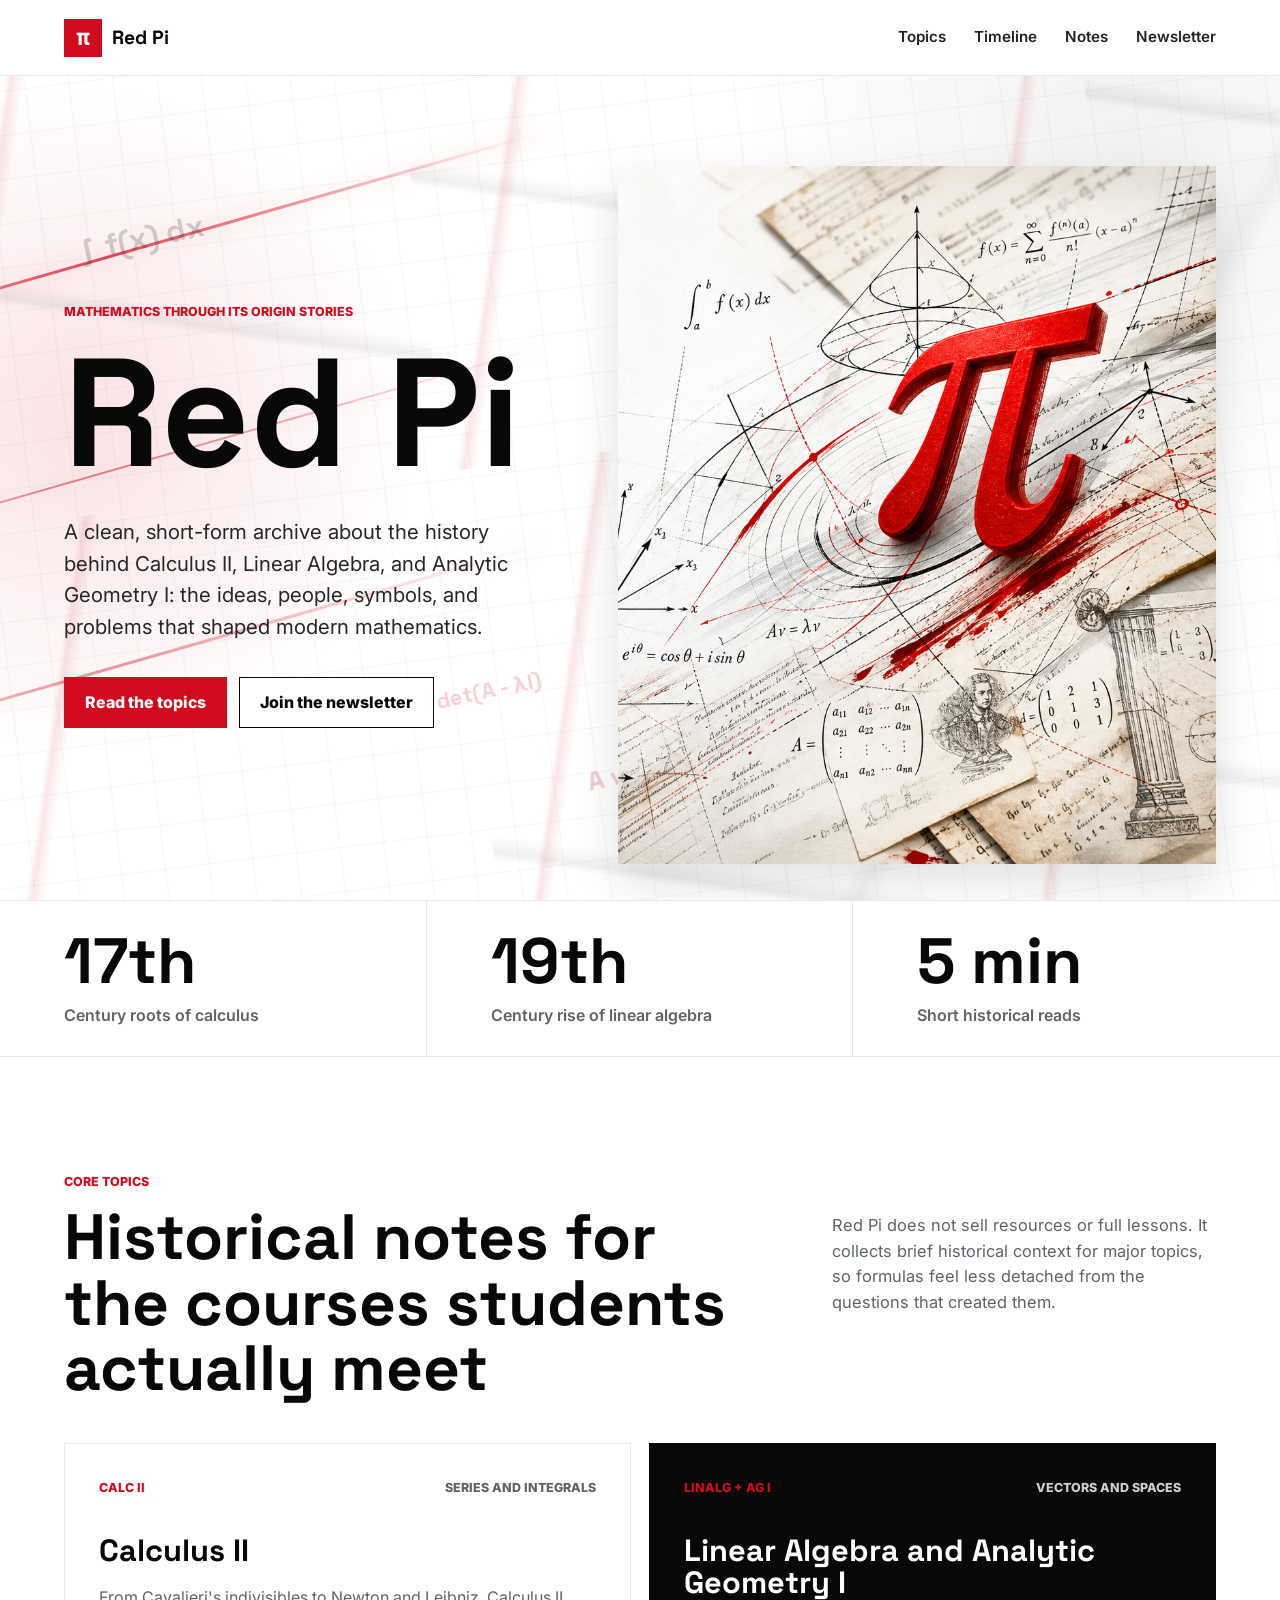
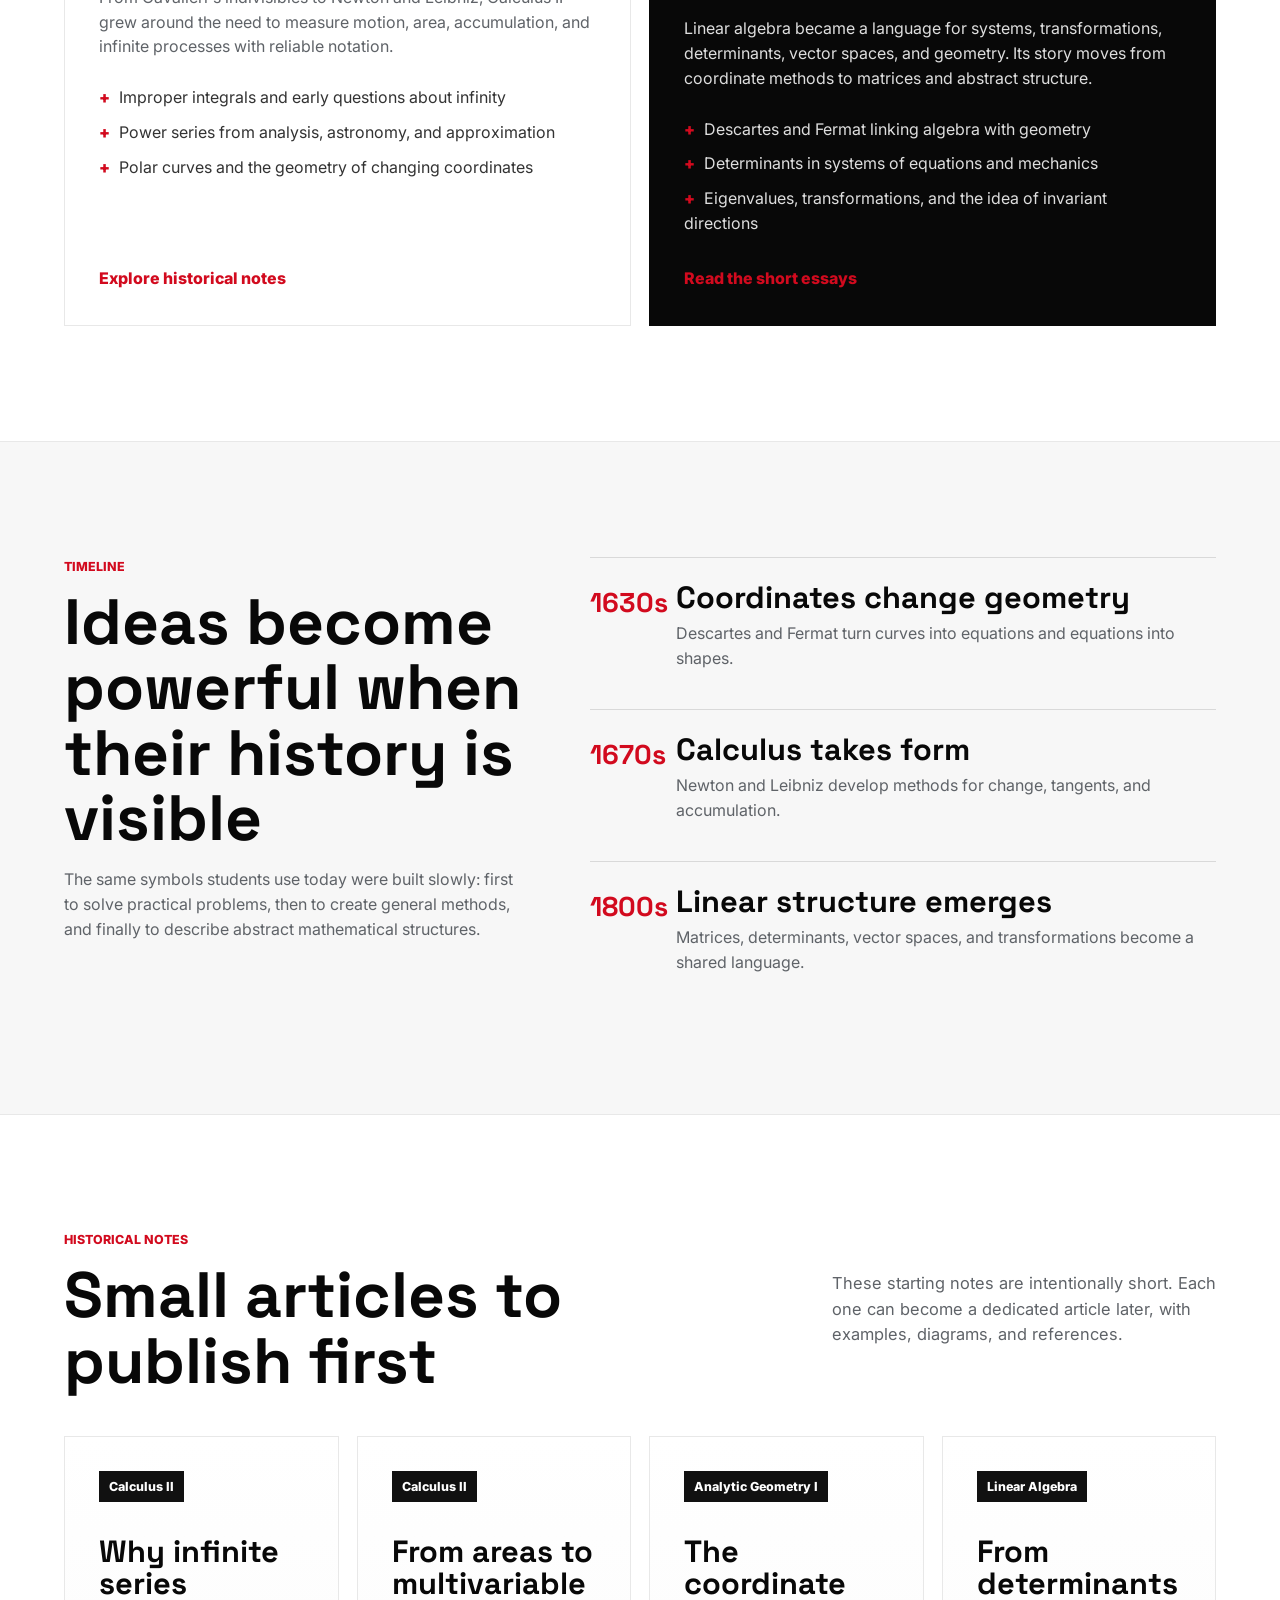
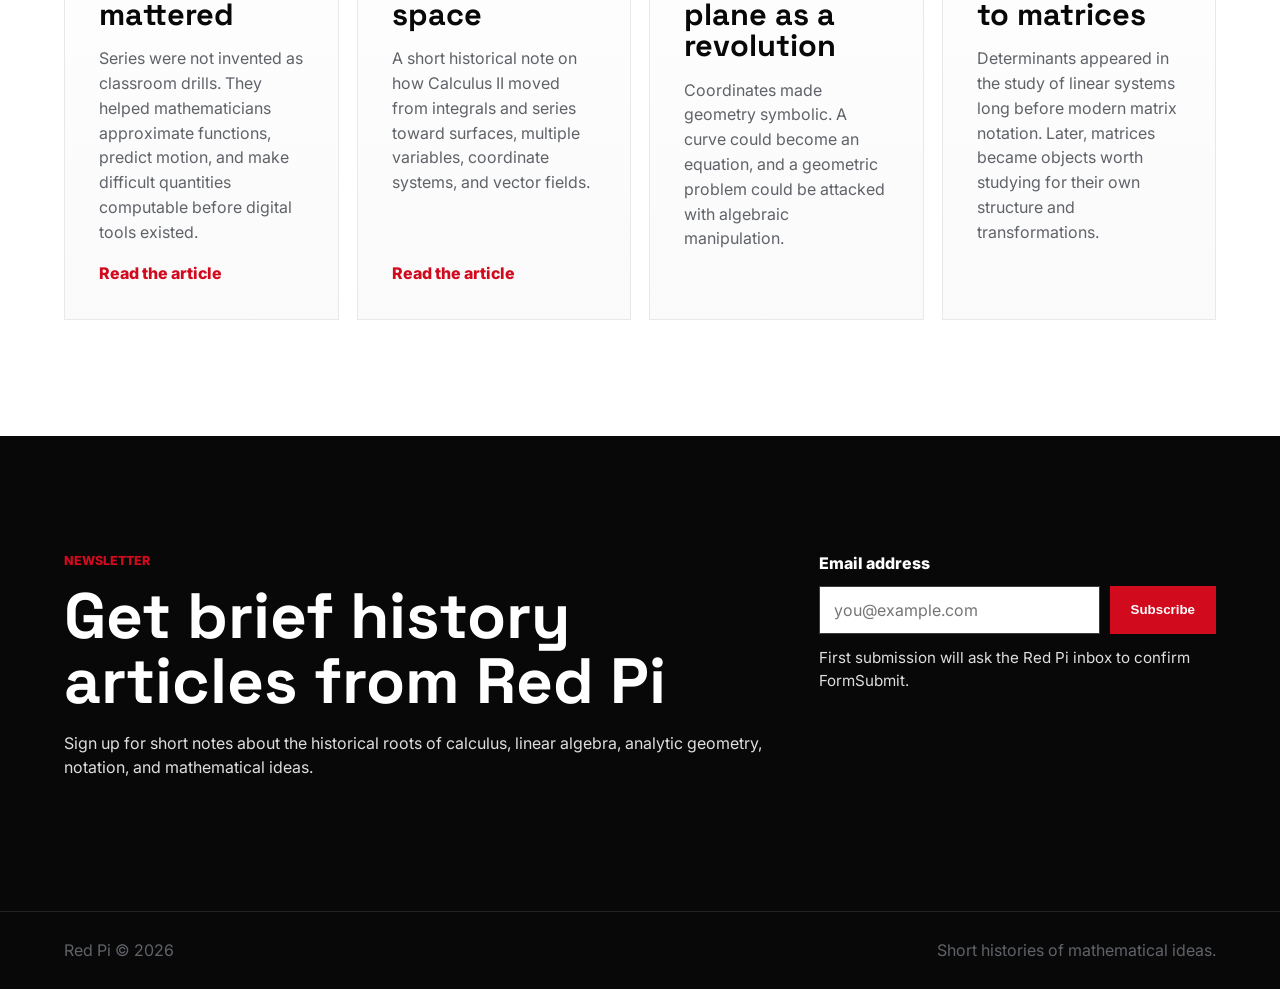
<file: index.html>
<!doctype html>
<html lang="en">
  <head>
    <meta charset="UTF-8" />
    <meta name="viewport" content="width=device-width, initial-scale=1.0" />
    <meta
      name="description"
      content="Red Pi: short historical notes on Calculus II, Linear Algebra, and Analytic Geometry I."
    />
    <title>Red Pi | A Short History of Calculus and Linear Algebra</title>
    <link
      rel="icon"
      href="data:image/svg+xml,%3Csvg xmlns='http://www.w3.org/2000/svg' viewBox='0 0 64 64'%3E%3Crect width='64' height='64' fill='%23d20a1e'/%3E%3Ctext x='32' y='43' text-anchor='middle' font-family='Arial,sans-serif' font-size='38' font-weight='700' fill='white'%3Eπ%3C/text%3E%3C/svg%3E"
    />
    <link rel="preconnect" href="https://fonts.googleapis.com" />
    <link rel="preconnect" href="https://fonts.gstatic.com" crossorigin />
    <link
      href="https://fonts.googleapis.com/css2?family=Inter:wght@400;500;600;700;800&family=Space+Grotesk:wght@600;700&display=swap"
      rel="stylesheet"
    />
    <link rel="stylesheet" href="styles.css" />
  </head>
  <body>
    <header class="site-header">
      <a class="brand" href="#top" aria-label="Red Pi home">
        <span class="brand-mark">π</span>
        <span>Red Pi</span>
      </a>
      <nav class="nav" aria-label="Main navigation">
        <a href="#topics">Topics</a>
        <a href="#timeline">Timeline</a>
        <a href="#notes">Notes</a>
        <a href="#newsletter">Newsletter</a>
      </nav>
    </header>

    <main id="top">
      <section class="hero">
        <div class="math-field" aria-hidden="true">
          <span class="motion-line line-a"></span>
          <span class="motion-line line-b"></span>
          <span class="motion-line line-c"></span>
          <span class="math-symbol symbol-a">∫ f(x) dx</span>
          <span class="math-symbol symbol-b">A v = λ v</span>
          <span class="math-symbol symbol-c">Σ aₙxⁿ</span>
          <span class="math-symbol symbol-d">det(A - λI)</span>
          <span class="math-symbol symbol-e">r = 1 + cos θ</span>
        </div>
        <div class="hero-copy">
          <p class="eyebrow">Mathematics through its origin stories</p>
          <h1>Red Pi</h1>
          <p class="hero-text">
            A clean, short-form archive about the history behind Calculus II,
            Linear Algebra, and Analytic Geometry I: the ideas, people, symbols,
            and problems that shaped modern mathematics.
          </p>
          <div class="hero-actions" aria-label="Primary actions">
            <a class="button primary" href="#topics">Read the topics</a>
            <a class="button secondary" href="#newsletter">Join the newsletter</a>
          </div>
        </div>
        <div class="hero-visual" aria-label="Red Pi mathematical illustration">
          <img
            src="assets/red-pi-hero-dynamic.png"
            alt="A dynamic red pi symbol surrounded by historical mathematical notes, curves, and vectors"
          />
        </div>
      </section>

      <section class="stats" aria-label="Editorial focus">
        <div>
          <strong>17th</strong>
          <span>Century roots of calculus</span>
        </div>
        <div>
          <strong>19th</strong>
          <span>Century rise of linear algebra</span>
        </div>
        <div>
          <strong>5 min</strong>
          <span>Short historical reads</span>
        </div>
      </section>

      <section id="topics" class="section">
        <div class="section-heading">
          <p class="eyebrow">Core topics</p>
          <h2>Historical notes for the courses students actually meet</h2>
          <p>
            Red Pi does not sell resources or full lessons. It collects brief
            historical context for major topics, so formulas feel less detached
            from the questions that created them.
          </p>
        </div>

        <div class="course-grid">
          <article class="course-card">
            <div class="course-topline">
              <span class="course-code">CALC II</span>
              <span class="level">Series and integrals</span>
            </div>
            <h3>Calculus II</h3>
            <p>
              From Cavalieri's indivisibles to Newton and Leibniz, Calculus II
              grew around the need to measure motion, area, accumulation, and
              infinite processes with reliable notation.
            </p>
            <ul>
              <li>Improper integrals and early questions about infinity</li>
              <li>Power series from analysis, astronomy, and approximation</li>
              <li>Polar curves and the geometry of changing coordinates</li>
            </ul>
            <a href="#notes" class="text-link">Explore historical notes</a>
          </article>

          <article class="course-card featured">
            <div class="course-topline">
              <span class="course-code">LINALG + AG I</span>
              <span class="level">Vectors and spaces</span>
            </div>
            <h3>Linear Algebra and Analytic Geometry I</h3>
            <p>
              Linear algebra became a language for systems, transformations,
              determinants, vector spaces, and geometry. Its story moves from
              coordinate methods to matrices and abstract structure.
            </p>
            <ul>
              <li>Descartes and Fermat linking algebra with geometry</li>
              <li>Determinants in systems of equations and mechanics</li>
              <li>Eigenvalues, transformations, and the idea of invariant directions</li>
            </ul>
            <a href="#notes" class="text-link">Read the short essays</a>
          </article>
        </div>
      </section>

      <section id="timeline" class="method">
        <div class="method-copy">
          <p class="eyebrow">Timeline</p>
          <h2>Ideas become powerful when their history is visible</h2>
          <p>
            The same symbols students use today were built slowly: first to
            solve practical problems, then to create general methods, and
            finally to describe abstract mathematical structures.
          </p>
        </div>
        <div class="method-steps">
          <div>
            <span>1630s</span>
            <h3>Coordinates change geometry</h3>
            <p>Descartes and Fermat turn curves into equations and equations into shapes.</p>
          </div>
          <div>
            <span>1670s</span>
            <h3>Calculus takes form</h3>
            <p>Newton and Leibniz develop methods for change, tangents, and accumulation.</p>
          </div>
          <div>
            <span>1800s</span>
            <h3>Linear structure emerges</h3>
            <p>Matrices, determinants, vector spaces, and transformations become a shared language.</p>
          </div>
        </div>
      </section>

      <section id="notes" class="section resources-section">
        <div class="section-heading">
          <p class="eyebrow">Historical notes</p>
          <h2>Small articles to publish first</h2>
          <p>
            These starting notes are intentionally short. Each one can become a
            dedicated article later, with examples, diagrams, and references.
          </p>
        </div>
        <div class="resource-list">
          <article>
            <span>Calculus II</span>
            <h3>Why infinite series mattered</h3>
            <p>
              Series were not invented as classroom drills. They helped
              mathematicians approximate functions, predict motion, and make
              difficult quantities computable before digital tools existed.
            </p>
            <a href="calculus-2-history.html" class="text-link">Read the article</a>
          </article>
          <article>
            <span>Calculus II</span>
            <h3>From areas to multivariable space</h3>
            <p>
              A short historical note on how Calculus II moved from integrals
              and series toward surfaces, multiple variables, coordinate
              systems, and vector fields.
            </p>
            <a href="analisi-2-storia.html" class="text-link">Read the article</a>
          </article>
          <article>
            <span>Analytic Geometry I</span>
            <h3>The coordinate plane as a revolution</h3>
            <p>
              Coordinates made geometry symbolic. A curve could become an
              equation, and a geometric problem could be attacked with algebraic
              manipulation.
            </p>
          </article>
          <article>
            <span>Linear Algebra</span>
            <h3>From determinants to matrices</h3>
            <p>
              Determinants appeared in the study of linear systems long before
              modern matrix notation. Later, matrices became objects worth
              studying for their own structure and transformations.
            </p>
          </article>
        </div>
      </section>

      <section id="newsletter" class="contact newsletter">
        <div>
          <p class="eyebrow">Newsletter</p>
          <h2>Get brief history articles from Red Pi</h2>
          <p>
            Sign up for short notes about the historical roots of calculus,
            linear algebra, analytic geometry, notation, and mathematical ideas.
          </p>
        </div>
        <form
          class="newsletter-form"
          action="https://formsubmit.co/redpinewsletter@gmail.com"
          method="POST"
          aria-label="Newsletter signup"
        >
          <input type="hidden" name="_subject" value="New Red Pi newsletter signup" />
          <input type="hidden" name="_template" value="table" />
          <label for="email">Email address</label>
          <div class="newsletter-row">
            <input id="email" name="email" type="email" placeholder="you@example.com" required />
            <button class="button primary" type="submit">Subscribe</button>
          </div>
          <p class="form-message" role="status" aria-live="polite">
            First submission will ask the Red Pi inbox to confirm FormSubmit.
          </p>
        </form>
      </section>
    </main>

    <footer class="footer">
      <p>Red Pi © 2026</p>
      <p>Short histories of mathematical ideas.</p>
    </footer>

    <script src="script.js"></script>
  </body>
</html>
</file>
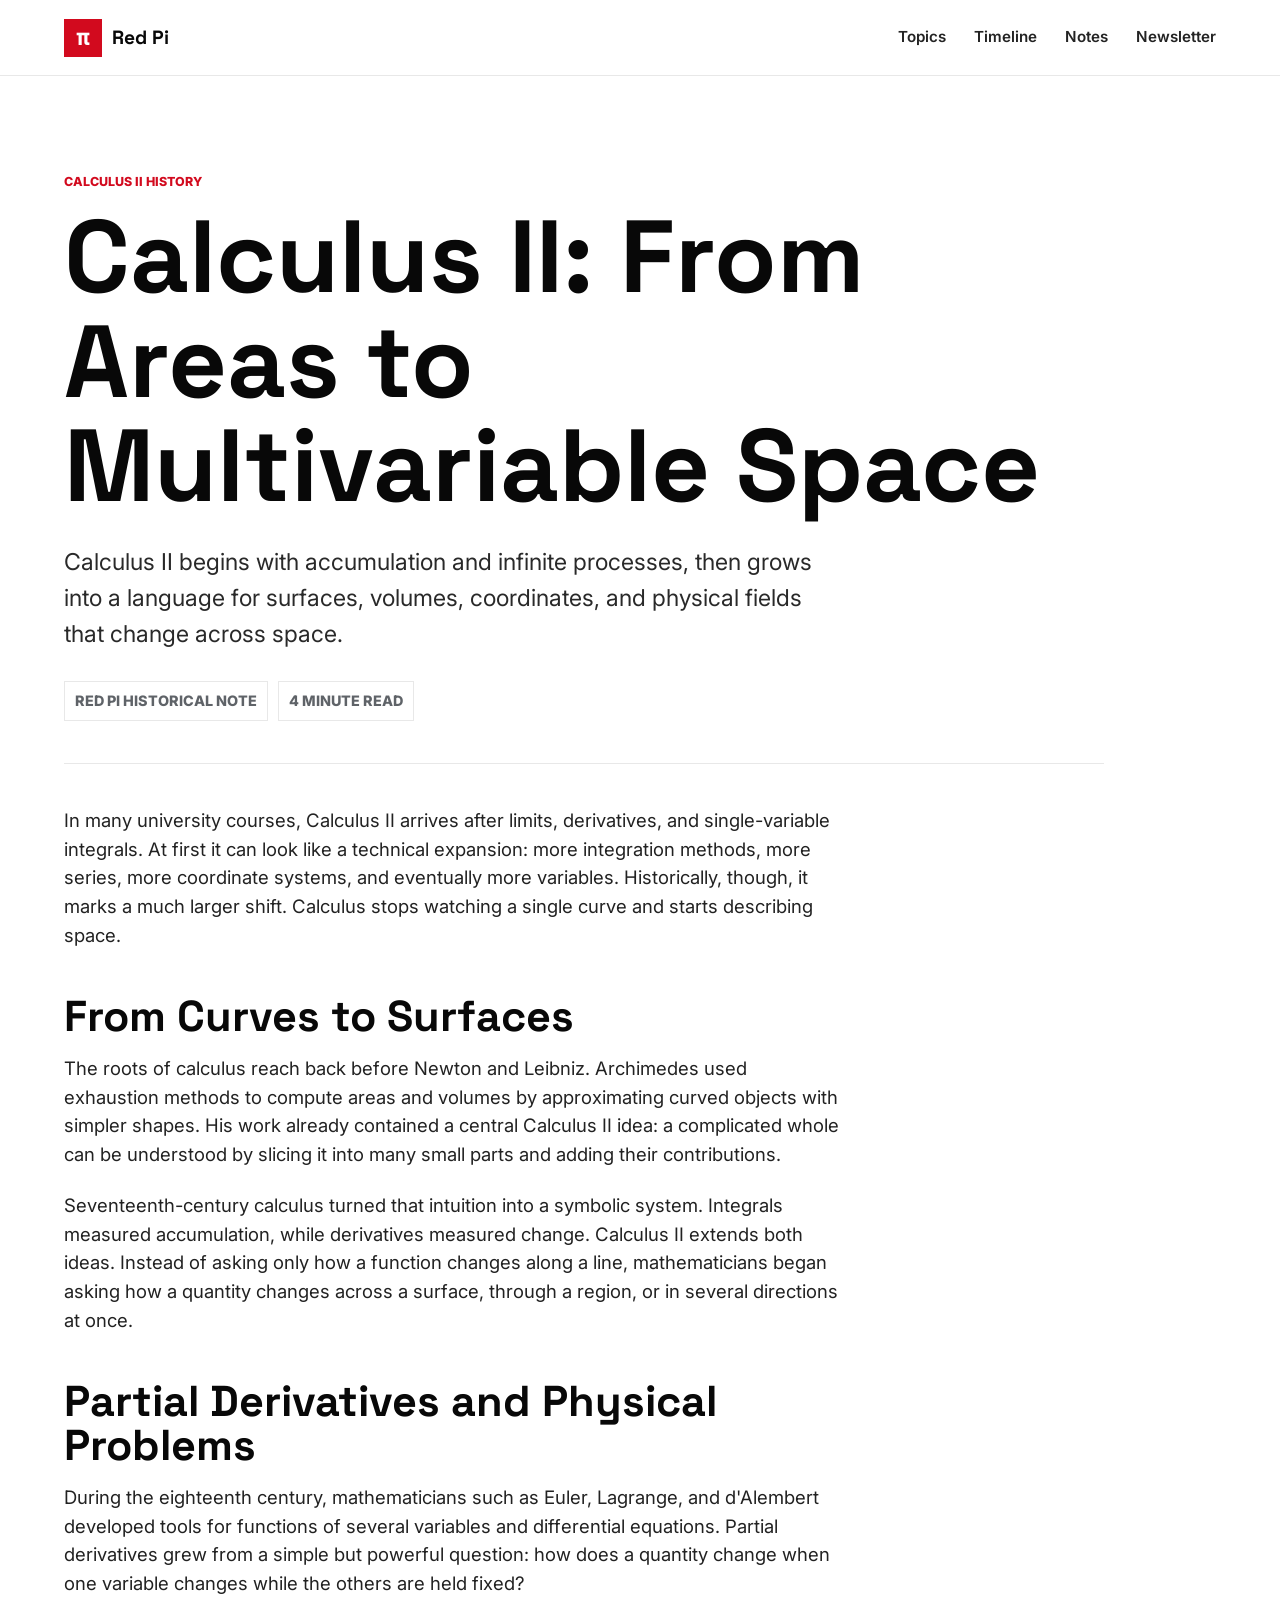
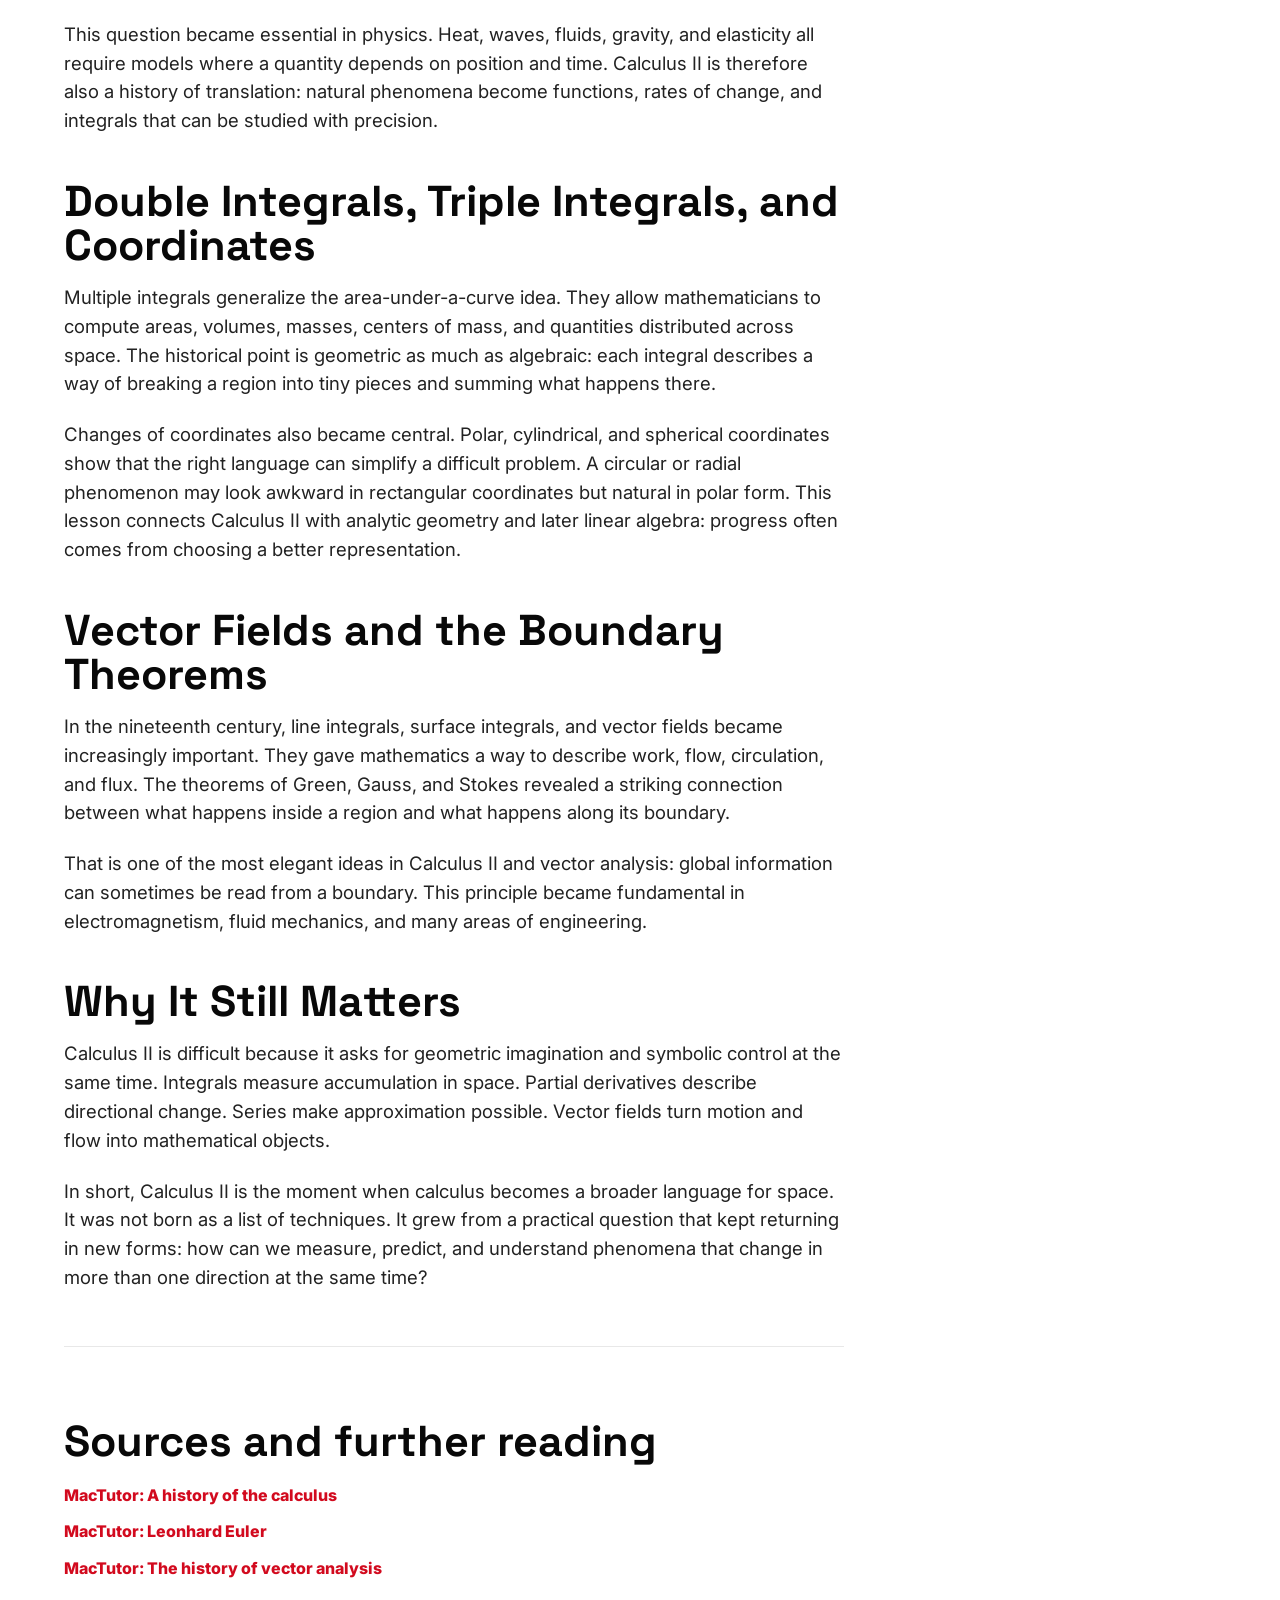
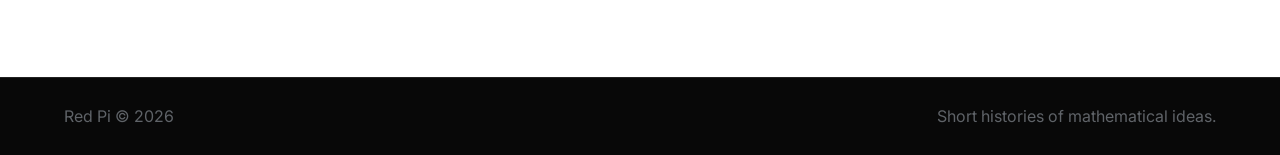
<file: analisi-2-storia.html>
<!doctype html>
<html lang="en">
  <head>
    <meta charset="UTF-8" />
    <meta name="viewport" content="width=device-width, initial-scale=1.0" />
    <meta
      name="description"
      content="A short detailed article on the history of Calculus II: integrals, series, multivariable functions, surfaces, and vector fields."
    />
    <title>Calculus II: From Areas to Multivariable Space | Red Pi</title>
    <link
      rel="icon"
      href="data:image/svg+xml,%3Csvg xmlns='http://www.w3.org/2000/svg' viewBox='0 0 64 64'%3E%3Crect width='64' height='64' fill='%23d20a1e'/%3E%3Ctext x='32' y='43' text-anchor='middle' font-family='Arial,sans-serif' font-size='38' font-weight='700' fill='white'%3Eπ%3C/text%3E%3C/svg%3E"
    />
    <link rel="preconnect" href="https://fonts.googleapis.com" />
    <link rel="preconnect" href="https://fonts.gstatic.com" crossorigin />
    <link
      href="https://fonts.googleapis.com/css2?family=Inter:wght@400;500;600;700;800&family=Space+Grotesk:wght@600;700&display=swap"
      rel="stylesheet"
    />
    <link rel="stylesheet" href="styles.css" />
  </head>
  <body>
    <header class="site-header">
      <a class="brand" href="index.html" aria-label="Red Pi home">
        <span class="brand-mark">π</span>
        <span>Red Pi</span>
      </a>
      <nav class="nav" aria-label="Article navigation">
        <a href="index.html#topics">Topics</a>
        <a href="index.html#timeline">Timeline</a>
        <a href="index.html#notes">Notes</a>
        <a href="index.html#newsletter">Newsletter</a>
      </nav>
    </header>

    <main>
      <article class="article-shell">
        <header class="article-hero">
          <p class="eyebrow">Calculus II history</p>
          <h1>Calculus II: From Areas to Multivariable Space</h1>
          <p class="article-deck">
            Calculus II begins with accumulation and infinite processes, then
            grows into a language for surfaces, volumes, coordinates, and
            physical fields that change across space.
          </p>
          <div class="article-meta">
            <span>Red Pi historical note</span>
            <span>4 minute read</span>
          </div>
        </header>

        <div class="article-body">
          <p>
            In many university courses, Calculus II arrives after limits,
            derivatives, and single-variable integrals. At first it can look
            like a technical expansion: more integration methods, more series,
            more coordinate systems, and eventually more variables. Historically,
            though, it marks a much larger shift. Calculus stops watching a
            single curve and starts describing space.
          </p>

          <h2>From Curves to Surfaces</h2>
          <p>
            The roots of calculus reach back before Newton and Leibniz.
            Archimedes used exhaustion methods to compute areas and volumes by
            approximating curved objects with simpler shapes. His work already
            contained a central Calculus II idea: a complicated whole can be
            understood by slicing it into many small parts and adding their
            contributions.
          </p>

          <p>
            Seventeenth-century calculus turned that intuition into a symbolic
            system. Integrals measured accumulation, while derivatives measured
            change. Calculus II extends both ideas. Instead of asking only how a
            function changes along a line, mathematicians began asking how a
            quantity changes across a surface, through a region, or in several
            directions at once.
          </p>

          <h2>Partial Derivatives and Physical Problems</h2>
          <p>
            During the eighteenth century, mathematicians such as Euler,
            Lagrange, and d'Alembert developed tools for functions of several
            variables and differential equations. Partial derivatives grew from
            a simple but powerful question: how does a quantity change when one
            variable changes while the others are held fixed?
          </p>

          <p>
            This question became essential in physics. Heat, waves, fluids,
            gravity, and elasticity all require models where a quantity depends
            on position and time. Calculus II is therefore also a history of
            translation: natural phenomena become functions, rates of change,
            and integrals that can be studied with precision.
          </p>

          <h2>Double Integrals, Triple Integrals, and Coordinates</h2>
          <p>
            Multiple integrals generalize the area-under-a-curve idea. They
            allow mathematicians to compute areas, volumes, masses, centers of
            mass, and quantities distributed across space. The historical point
            is geometric as much as algebraic: each integral describes a way of
            breaking a region into tiny pieces and summing what happens there.
          </p>

          <p>
            Changes of coordinates also became central. Polar, cylindrical, and
            spherical coordinates show that the right language can simplify a
            difficult problem. A circular or radial phenomenon may look awkward
            in rectangular coordinates but natural in polar form. This lesson
            connects Calculus II with analytic geometry and later linear
            algebra: progress often comes from choosing a better representation.
          </p>

          <h2>Vector Fields and the Boundary Theorems</h2>
          <p>
            In the nineteenth century, line integrals, surface integrals, and
            vector fields became increasingly important. They gave mathematics a
            way to describe work, flow, circulation, and flux. The theorems of
            Green, Gauss, and Stokes revealed a striking connection between
            what happens inside a region and what happens along its boundary.
          </p>

          <p>
            That is one of the most elegant ideas in Calculus II and vector
            analysis: global information can sometimes be read from a boundary.
            This principle became fundamental in electromagnetism, fluid
            mechanics, and many areas of engineering.
          </p>

          <h2>Why It Still Matters</h2>
          <p>
            Calculus II is difficult because it asks for geometric imagination
            and symbolic control at the same time. Integrals measure
            accumulation in space. Partial derivatives describe directional
            change. Series make approximation possible. Vector fields turn
            motion and flow into mathematical objects.
          </p>

          <p>
            In short, Calculus II is the moment when calculus becomes a broader
            language for space. It was not born as a list of techniques. It grew
            from a practical question that kept returning in new forms: how can
            we measure, predict, and understand phenomena that change in more
            than one direction at the same time?
          </p>

          <section class="article-sources" aria-label="Sources and further reading">
            <h2>Sources and further reading</h2>
            <ul>
              <li>
                <a href="https://mathshistory.st-andrews.ac.uk/HistTopics/The_rise_of_calculus/">
                  MacTutor: A history of the calculus
                </a>
              </li>
              <li>
                <a href="https://mathshistory.st-andrews.ac.uk/Biographies/Euler/">
                  MacTutor: Leonhard Euler
                </a>
              </li>
              <li>
                <a href="https://mathshistory.st-andrews.ac.uk/HistTopics/Vector_analysis/">
                  MacTutor: The history of vector analysis
                </a>
              </li>
            </ul>
          </section>
        </div>
      </article>
    </main>

    <footer class="footer">
      <p>Red Pi © 2026</p>
      <p>Short histories of mathematical ideas.</p>
    </footer>

    <script src="script.js"></script>
  </body>
</html>
</file>
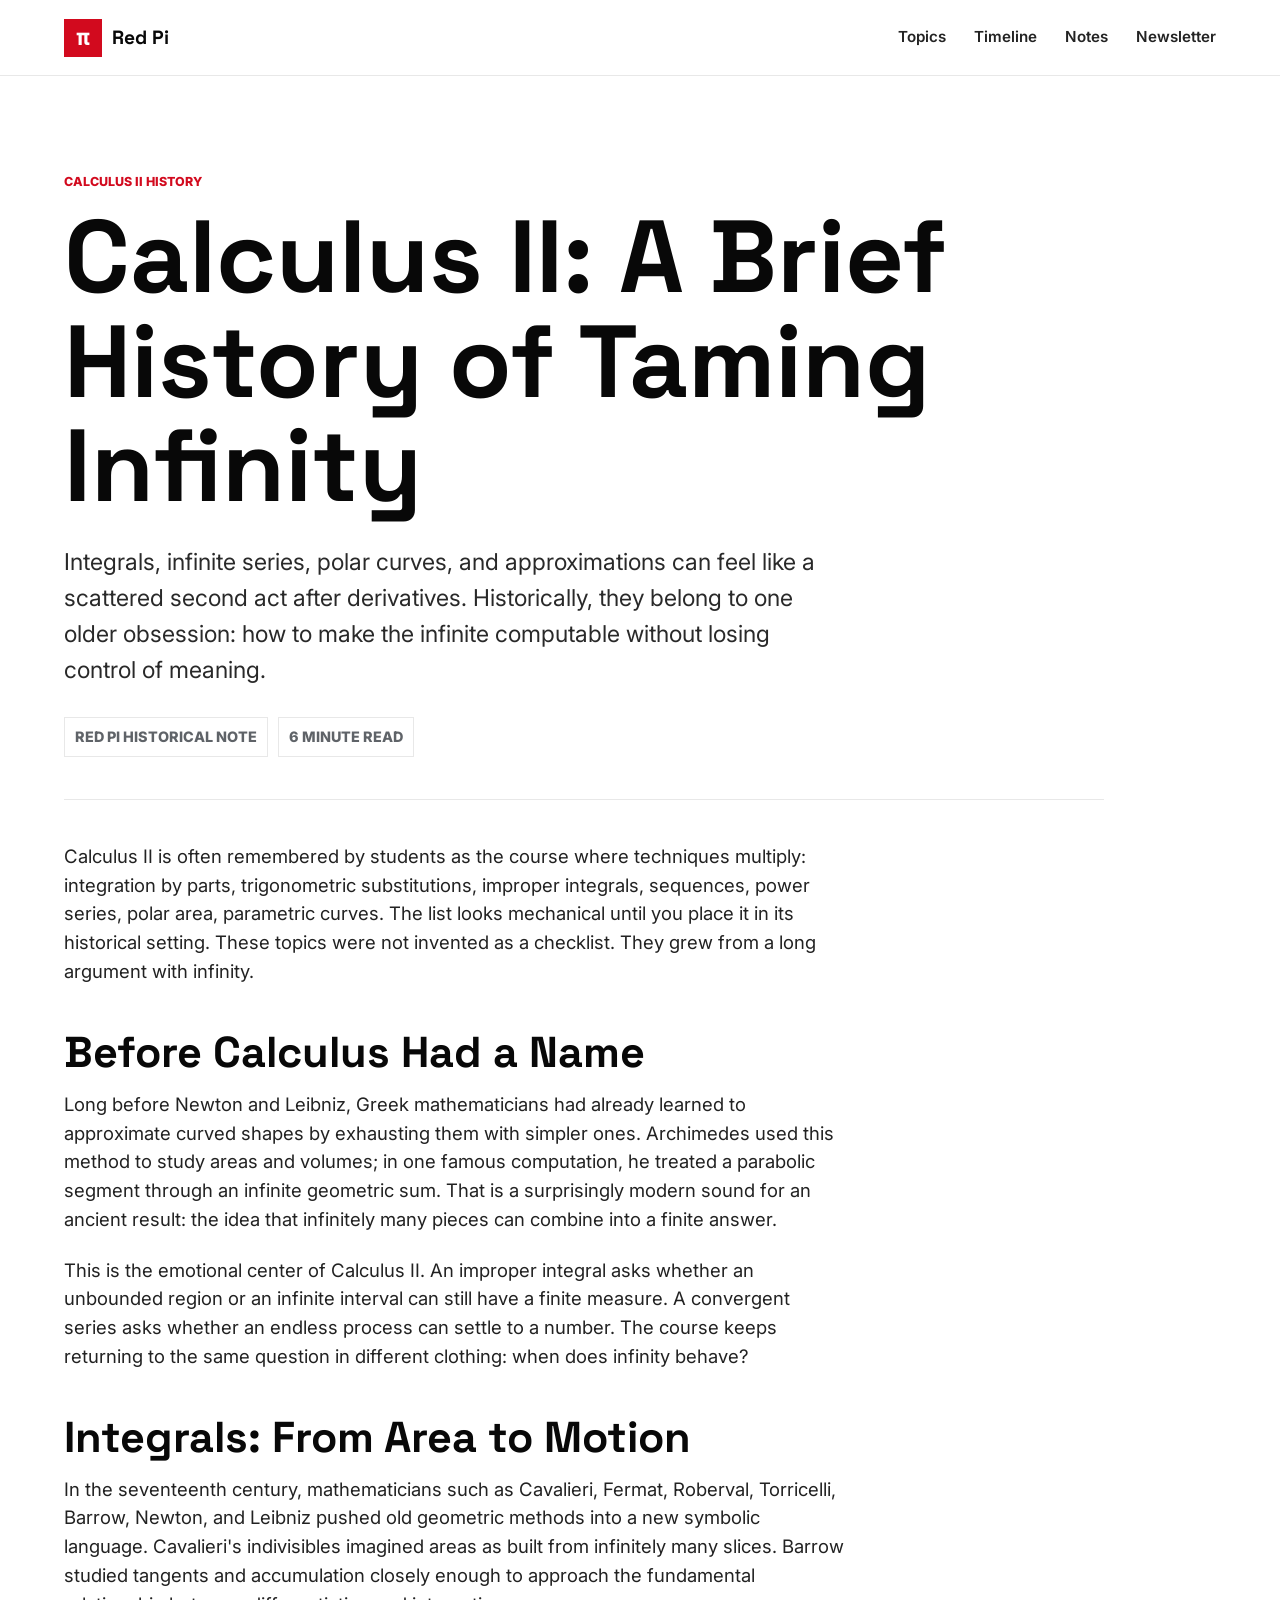
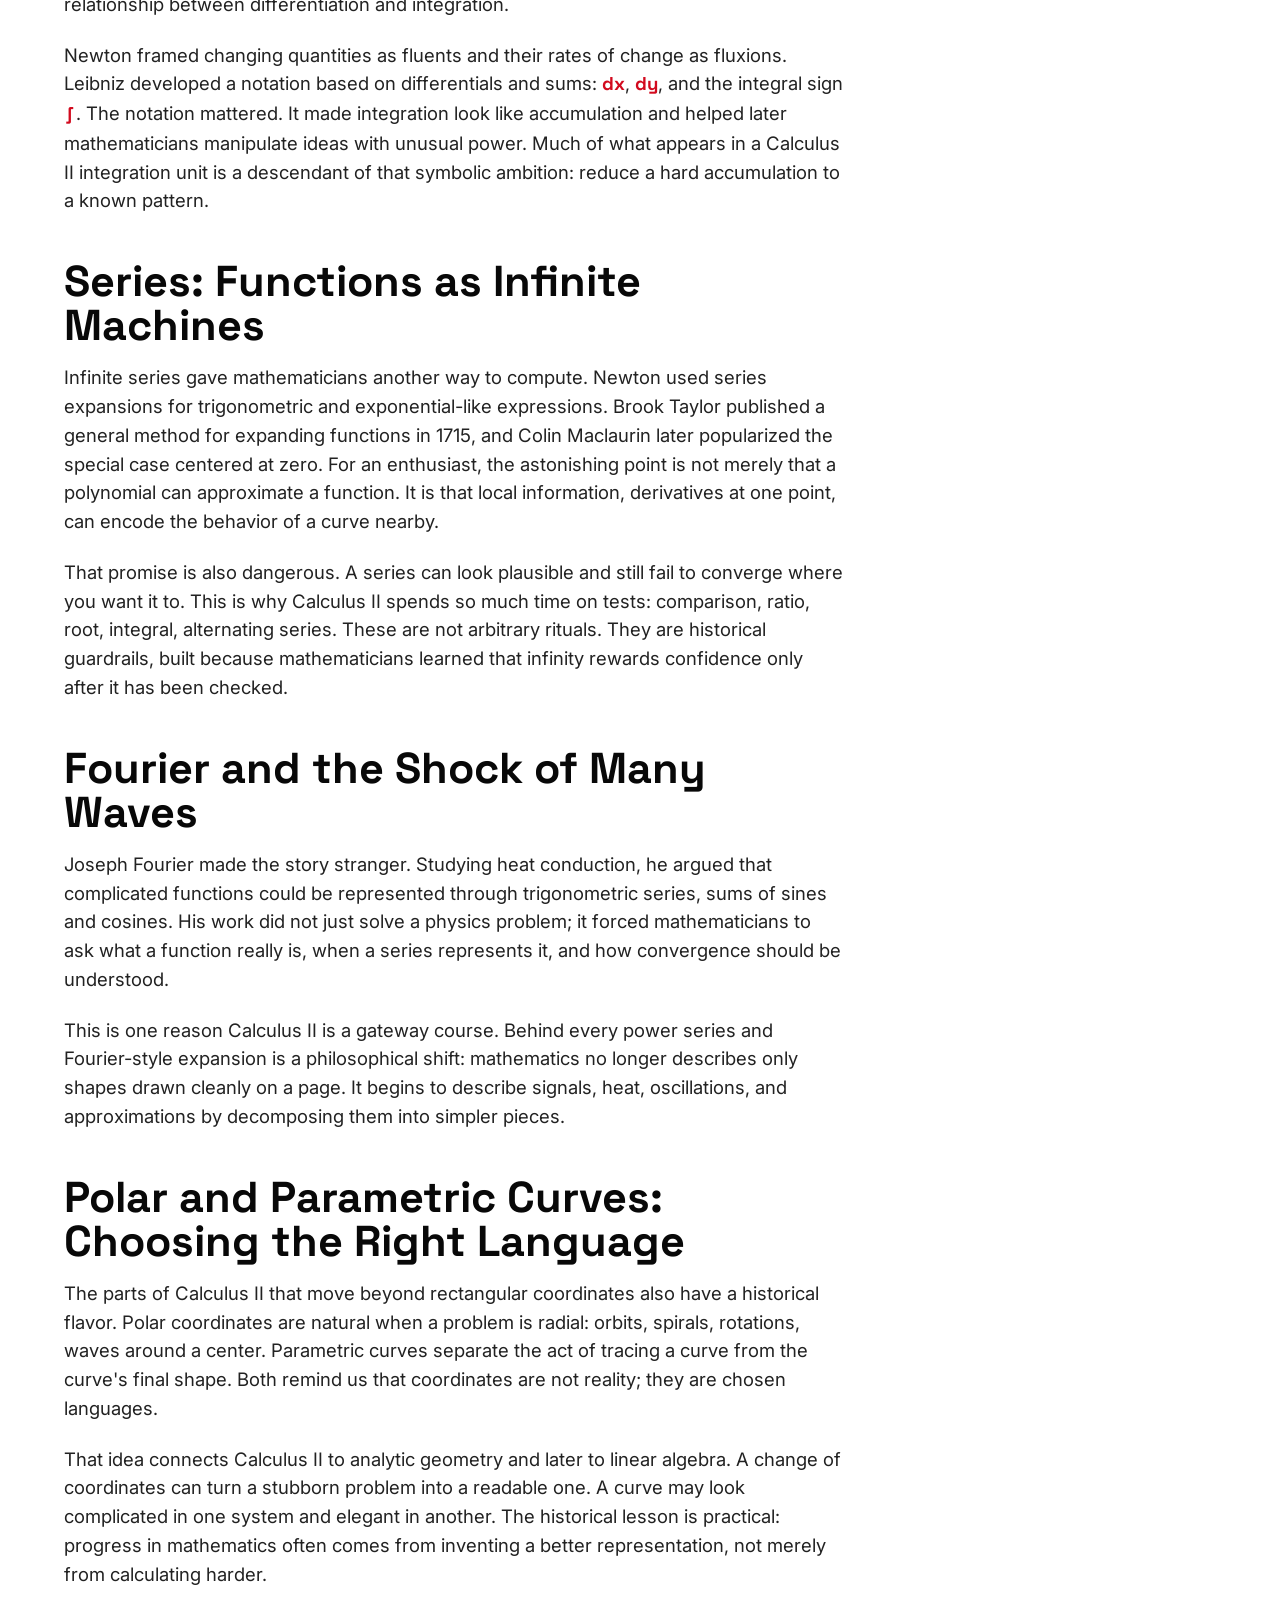
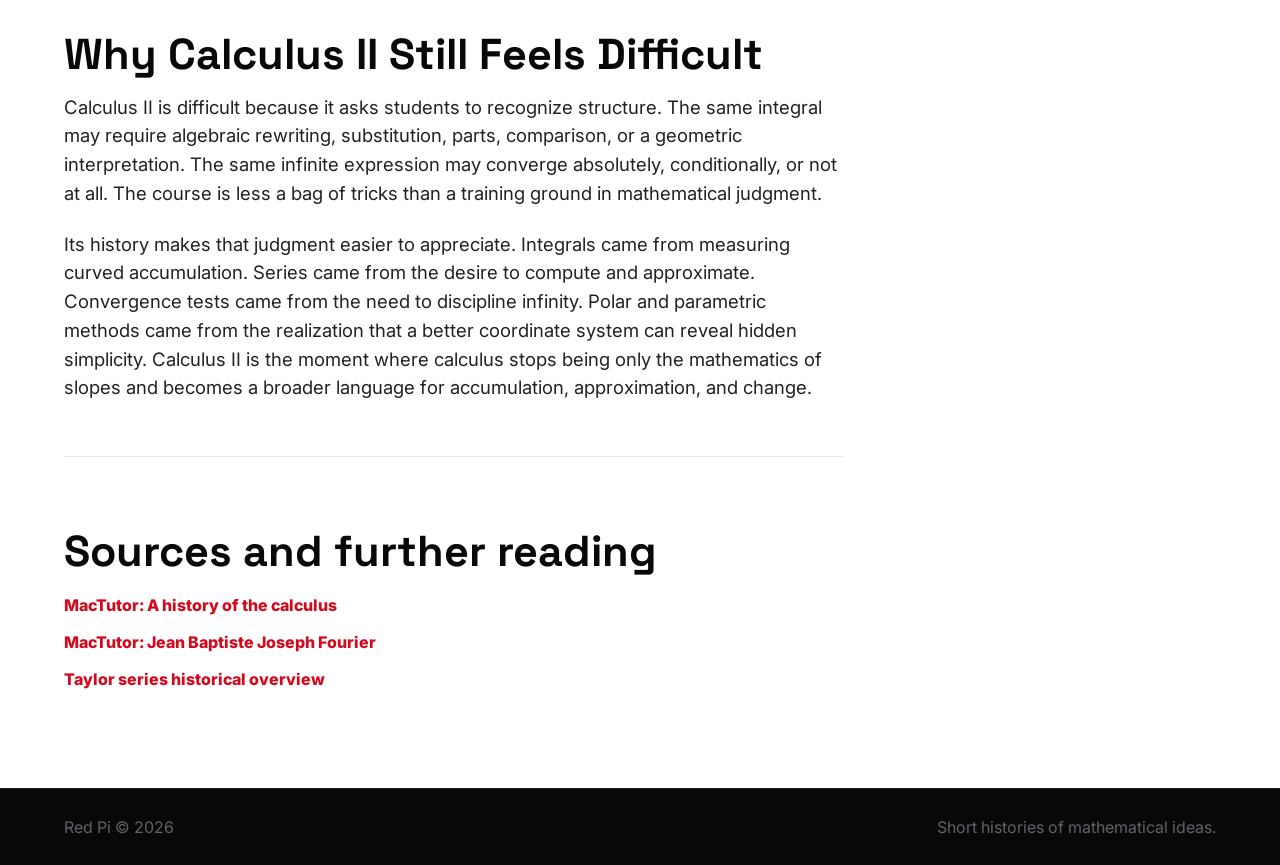
<file: calculus-2-history.html>
<!doctype html>
<html lang="en">
  <head>
    <meta charset="UTF-8" />
    <meta name="viewport" content="width=device-width, initial-scale=1.0" />
    <meta
      name="description"
      content="A short but detailed historical essay on Calculus II: integrals, infinite series, polar curves, and the long attempt to tame infinity."
    />
    <title>Calculus II: A Brief History of Taming Infinity | Red Pi</title>
    <link
      rel="icon"
      href="data:image/svg+xml,%3Csvg xmlns='http://www.w3.org/2000/svg' viewBox='0 0 64 64'%3E%3Crect width='64' height='64' fill='%23d20a1e'/%3E%3Ctext x='32' y='43' text-anchor='middle' font-family='Arial,sans-serif' font-size='38' font-weight='700' fill='white'%3Eπ%3C/text%3E%3C/svg%3E"
    />
    <link rel="preconnect" href="https://fonts.googleapis.com" />
    <link rel="preconnect" href="https://fonts.gstatic.com" crossorigin />
    <link
      href="https://fonts.googleapis.com/css2?family=Inter:wght@400;500;600;700;800&family=Space+Grotesk:wght@600;700&display=swap"
      rel="stylesheet"
    />
    <link rel="stylesheet" href="styles.css" />
  </head>
  <body>
    <header class="site-header">
      <a class="brand" href="index.html" aria-label="Red Pi home">
        <span class="brand-mark">π</span>
        <span>Red Pi</span>
      </a>
      <nav class="nav" aria-label="Article navigation">
        <a href="index.html#topics">Topics</a>
        <a href="index.html#timeline">Timeline</a>
        <a href="index.html#notes">Notes</a>
        <a href="index.html#newsletter">Newsletter</a>
      </nav>
    </header>

    <main>
      <article class="article-shell">
        <header class="article-hero">
          <p class="eyebrow">Calculus II history</p>
          <h1>Calculus II: A Brief History of Taming Infinity</h1>
          <p class="article-deck">
            Integrals, infinite series, polar curves, and approximations can
            feel like a scattered second act after derivatives. Historically,
            they belong to one older obsession: how to make the infinite
            computable without losing control of meaning.
          </p>
          <div class="article-meta">
            <span>Red Pi historical note</span>
            <span>6 minute read</span>
          </div>
        </header>

        <div class="article-body">
          <p>
            Calculus II is often remembered by students as the course where
            techniques multiply: integration by parts, trigonometric
            substitutions, improper integrals, sequences, power series, polar
            area, parametric curves. The list looks mechanical until you place
            it in its historical setting. These topics were not invented as a
            checklist. They grew from a long argument with infinity.
          </p>

          <h2>Before Calculus Had a Name</h2>
          <p>
            Long before Newton and Leibniz, Greek mathematicians had already
            learned to approximate curved shapes by exhausting them with
            simpler ones. Archimedes used this method to study areas and
            volumes; in one famous computation, he treated a parabolic segment
            through an infinite geometric sum. That is a surprisingly modern
            sound for an ancient result: the idea that infinitely many pieces
            can combine into a finite answer.
          </p>

          <p>
            This is the emotional center of Calculus II. An improper integral
            asks whether an unbounded region or an infinite interval can still
            have a finite measure. A convergent series asks whether an endless
            process can settle to a number. The course keeps returning to the
            same question in different clothing: when does infinity behave?
          </p>

          <h2>Integrals: From Area to Motion</h2>
          <p>
            In the seventeenth century, mathematicians such as Cavalieri,
            Fermat, Roberval, Torricelli, Barrow, Newton, and Leibniz pushed
            old geometric methods into a new symbolic language. Cavalieri's
            indivisibles imagined areas as built from infinitely many slices.
            Barrow studied tangents and accumulation closely enough to approach
            the fundamental relationship between differentiation and
            integration.
          </p>

          <p>
            Newton framed changing quantities as fluents and their rates of
            change as fluxions. Leibniz developed a notation based on
            differentials and sums: <span class="inline-math">dx</span>,
            <span class="inline-math">dy</span>, and the integral sign
            <span class="inline-math">∫</span>. The notation mattered. It made
            integration look like accumulation and helped later mathematicians
            manipulate ideas with unusual power. Much of what appears in a
            Calculus II integration unit is a descendant of that symbolic
            ambition: reduce a hard accumulation to a known pattern.
          </p>

          <h2>Series: Functions as Infinite Machines</h2>
          <p>
            Infinite series gave mathematicians another way to compute. Newton
            used series expansions for trigonometric and exponential-like
            expressions. Brook Taylor published a general method for expanding
            functions in 1715, and Colin Maclaurin later popularized the
            special case centered at zero. For an enthusiast, the astonishing
            point is not merely that a polynomial can approximate a function.
            It is that local information, derivatives at one point, can encode
            the behavior of a curve nearby.
          </p>

          <p>
            That promise is also dangerous. A series can look plausible and
            still fail to converge where you want it to. This is why Calculus
            II spends so much time on tests: comparison, ratio, root, integral,
            alternating series. These are not arbitrary rituals. They are
            historical guardrails, built because mathematicians learned that
            infinity rewards confidence only after it has been checked.
          </p>

          <h2>Fourier and the Shock of Many Waves</h2>
          <p>
            Joseph Fourier made the story stranger. Studying heat conduction,
            he argued that complicated functions could be represented through
            trigonometric series, sums of sines and cosines. His work did not
            just solve a physics problem; it forced mathematicians to ask what
            a function really is, when a series represents it, and how
            convergence should be understood.
          </p>

          <p>
            This is one reason Calculus II is a gateway course. Behind every
            power series and Fourier-style expansion is a philosophical shift:
            mathematics no longer describes only shapes drawn cleanly on a
            page. It begins to describe signals, heat, oscillations, and
            approximations by decomposing them into simpler pieces.
          </p>

          <h2>Polar and Parametric Curves: Choosing the Right Language</h2>
          <p>
            The parts of Calculus II that move beyond rectangular coordinates
            also have a historical flavor. Polar coordinates are natural when a
            problem is radial: orbits, spirals, rotations, waves around a
            center. Parametric curves separate the act of tracing a curve from
            the curve's final shape. Both remind us that coordinates are not
            reality; they are chosen languages.
          </p>

          <p>
            That idea connects Calculus II to analytic geometry and later to
            linear algebra. A change of coordinates can turn a stubborn
            problem into a readable one. A curve may look complicated in one
            system and elegant in another. The historical lesson is practical:
            progress in mathematics often comes from inventing a better
            representation, not merely from calculating harder.
          </p>

          <h2>Why Calculus II Still Feels Difficult</h2>
          <p>
            Calculus II is difficult because it asks students to recognize
            structure. The same integral may require algebraic rewriting,
            substitution, parts, comparison, or a geometric interpretation. The
            same infinite expression may converge absolutely, conditionally, or
            not at all. The course is less a bag of tricks than a training
            ground in mathematical judgment.
          </p>

          <p>
            Its history makes that judgment easier to appreciate. Integrals
            came from measuring curved accumulation. Series came from the desire
            to compute and approximate. Convergence tests came from the need to
            discipline infinity. Polar and parametric methods came from the
            realization that a better coordinate system can reveal hidden
            simplicity. Calculus II is the moment where calculus stops being
            only the mathematics of slopes and becomes a broader language for
            accumulation, approximation, and change.
          </p>

          <section class="article-sources" aria-label="Sources and further reading">
            <h2>Sources and further reading</h2>
            <ul>
              <li>
                <a href="https://mathshistory.st-andrews.ac.uk/HistTopics/The_rise_of_calculus/">
                  MacTutor: A history of the calculus
                </a>
              </li>
              <li>
                <a href="https://mathshistory.st-andrews.ac.uk/Biographies/Fourier/">
                  MacTutor: Jean Baptiste Joseph Fourier
                </a>
              </li>
              <li>
                <a href="https://en.wikipedia.org/wiki/Taylor_series">
                  Taylor series historical overview
                </a>
              </li>
            </ul>
          </section>
        </div>
      </article>
    </main>

    <footer class="footer">
      <p>Red Pi © 2026</p>
      <p>Short histories of mathematical ideas.</p>
    </footer>

    <script src="script.js"></script>
  </body>
</html>
</file>
<file: styles.css>
:root {
  --red: #d20a1e;
  --red-dark: #9e0716;
  --ink: #080808;
  --muted: #5f6368;
  --line: #e8e8e8;
  --paper: #ffffff;
  --soft: #f7f7f7;
  --shadow: 0 18px 44px rgba(8, 8, 8, 0.12);
}

* {
  box-sizing: border-box;
}

html {
  scroll-behavior: smooth;
}

body {
  margin: 0;
  background: var(--paper);
  color: var(--ink);
  font-family: Inter, system-ui, -apple-system, BlinkMacSystemFont, "Segoe UI", sans-serif;
  line-height: 1.55;
}

img {
  display: block;
  max-width: 100%;
}

a {
  color: inherit;
  text-decoration: none;
}

.site-header {
  position: sticky;
  top: 0;
  z-index: 20;
  display: flex;
  align-items: center;
  justify-content: space-between;
  gap: 24px;
  min-height: 76px;
  padding: 16px clamp(20px, 5vw, 72px);
  background: rgba(255, 255, 255, 0.92);
  border-bottom: 1px solid var(--line);
  backdrop-filter: blur(18px);
}

.site-header.is-scrolled {
  box-shadow: 0 10px 30px rgba(8, 8, 8, 0.08);
}

.brand {
  display: inline-flex;
  align-items: center;
  gap: 10px;
  font-family: "Space Grotesk", Inter, sans-serif;
  font-size: 1.2rem;
  font-weight: 700;
}

.brand-mark {
  display: grid;
  width: 38px;
  height: 38px;
  place-items: center;
  background: var(--red);
  color: #fff;
  font-size: 1.55rem;
  line-height: 1;
}

.nav {
  display: flex;
  align-items: center;
  gap: clamp(14px, 2.2vw, 28px);
  color: #232323;
  font-size: 0.95rem;
  font-weight: 600;
}

.nav a {
  padding: 8px 0;
  border-bottom: 2px solid transparent;
}

.nav a:hover,
.nav a:focus-visible {
  border-color: var(--red);
}

.hero {
  position: relative;
  isolation: isolate;
  display: grid;
  grid-template-columns: minmax(0, 0.9fr) minmax(320px, 1.1fr);
  align-items: center;
  gap: clamp(28px, 5vw, 72px);
  min-height: calc(100vh - 76px);
  padding: clamp(48px, 7vw, 92px) clamp(20px, 5vw, 72px) 36px;
  overflow: hidden;
}

.math-field {
  position: absolute;
  inset: 0;
  z-index: 0;
  overflow: hidden;
  pointer-events: none;
}

.math-field::before,
.math-field::after {
  position: absolute;
  inset: -18%;
  content: "";
}

.math-field::before {
  background:
    linear-gradient(105deg, transparent 0 47%, rgba(210, 10, 30, 0.1) 48%, transparent 50%),
    linear-gradient(15deg, transparent 0 52%, rgba(8, 8, 8, 0.06) 53%, transparent 55%),
    linear-gradient(rgba(8, 8, 8, 0.035) 1px, transparent 1px),
    linear-gradient(90deg, rgba(8, 8, 8, 0.035) 1px, transparent 1px);
  background-size: 520px 520px, 680px 680px, 44px 44px, 44px 44px;
  transform: rotate(-7deg) translate3d(0, 0, 0);
  animation: field-drift 24s linear infinite;
}

.math-field::after {
  background:
    radial-gradient(circle at 18% 44%, rgba(210, 10, 30, 0.16), transparent 22%),
    radial-gradient(circle at 78% 20%, rgba(8, 8, 8, 0.08), transparent 25%),
    linear-gradient(120deg, transparent 10%, rgba(210, 10, 30, 0.08) 11%, transparent 12% 68%, rgba(8, 8, 8, 0.05) 69%, transparent 70%);
  opacity: 0.72;
  transform: translate3d(0, 0, 0);
  animation: field-pulse 12s ease-in-out infinite alternate;
}

.motion-line {
  position: absolute;
  left: -28%;
  width: 72%;
  height: 3px;
  background: linear-gradient(90deg, transparent, rgba(210, 10, 30, 0.72), transparent);
  border-radius: 999px;
  box-shadow: 0 0 22px rgba(210, 10, 30, 0.22);
  transform: rotate(-16deg);
  animation: line-sweep 7s ease-in-out infinite;
}

.line-a {
  top: 22%;
}

.line-b {
  top: 48%;
  height: 2px;
  opacity: 0.72;
  animation-delay: -2.4s;
}

.line-c {
  top: 72%;
  opacity: 0.58;
  animation-delay: -4.7s;
}

.math-symbol {
  position: absolute;
  color: rgba(8, 8, 8, 0.18);
  font-family: "Space Grotesk", Inter, sans-serif;
  font-weight: 700;
  line-height: 1;
  white-space: nowrap;
  transform: rotate(-12deg);
  animation: symbol-float 16s ease-in-out infinite alternate;
}

.symbol-a {
  top: 18%;
  left: 6%;
  font-size: clamp(1.2rem, 2.4vw, 2.2rem);
}

.symbol-b {
  right: 46%;
  bottom: 14%;
  color: rgba(210, 10, 30, 0.22);
  font-size: clamp(1.15rem, 2vw, 1.8rem);
  animation-delay: -5s;
}

.symbol-c {
  top: 28%;
  right: 10%;
  font-size: clamp(1.1rem, 1.8vw, 1.65rem);
  animation-delay: -9s;
}

.symbol-d {
  bottom: 24%;
  left: 34%;
  color: rgba(210, 10, 30, 0.18);
  font-size: clamp(1rem, 1.7vw, 1.5rem);
  animation-delay: -2s;
}

.symbol-e {
  top: 68%;
  right: 18%;
  font-size: clamp(1rem, 1.6vw, 1.45rem);
  animation-delay: -12s;
}

.hero-copy {
  position: relative;
  z-index: 1;
  max-width: 680px;
}

.eyebrow {
  margin: 0 0 14px;
  color: var(--red);
  font-size: 0.78rem;
  font-weight: 800;
  letter-spacing: 0;
  text-transform: uppercase;
}

h1,
h2,
h3,
p {
  overflow-wrap: anywhere;
}

h1,
h2,
h3 {
  margin: 0;
  font-family: "Space Grotesk", Inter, sans-serif;
  line-height: 1.02;
}

h1 {
  font-size: clamp(4.2rem, 12vw, 10rem);
  letter-spacing: 0;
}

h2 {
  font-size: clamp(2.1rem, 5vw, 4.25rem);
  max-width: 880px;
}

h3 {
  font-size: clamp(1.35rem, 2.4vw, 2rem);
}

.hero-text {
  max-width: 620px;
  margin: 24px 0 0;
  color: #262626;
  font-size: clamp(1.05rem, 2vw, 1.28rem);
}

.hero-actions {
  display: flex;
  flex-wrap: wrap;
  gap: 12px;
  margin-top: 34px;
}

.button {
  display: inline-flex;
  align-items: center;
  justify-content: center;
  min-height: 48px;
  padding: 12px 20px;
  border: 1px solid var(--ink);
  font-weight: 800;
}

.button.primary {
  background: var(--red);
  border-color: var(--red);
  color: #fff;
}

.button.primary:hover,
.button.primary:focus-visible {
  background: var(--red-dark);
  border-color: var(--red-dark);
}

.button.secondary {
  background: #fff;
  color: var(--ink);
}

.button.secondary:hover,
.button.secondary:focus-visible {
  border-color: var(--red);
  color: var(--red);
}

.hero-visual {
  position: relative;
  z-index: 1;
  align-self: stretch;
  min-height: 430px;
}

.hero-visual img {
  width: 100%;
  height: 100%;
  object-fit: cover;
  object-position: center right;
  box-shadow: var(--shadow);
}

@keyframes field-drift {
  from {
    background-position: 0 0, 0 0, 0 0, 0 0;
  }

  to {
    background-position: 520px -240px, -340px 220px, 88px 44px, 88px 44px;
  }
}

@keyframes field-pulse {
  from {
    opacity: 0.42;
    transform: scale(1) translate3d(-1%, 0, 0);
  }

  to {
    opacity: 0.76;
    transform: scale(1.06) translate3d(1%, -1%, 0);
  }
}

@keyframes symbol-float {
  from {
    transform: translate3d(-12px, 8px, 0) rotate(-12deg);
  }

  to {
    transform: translate3d(18px, -14px, 0) rotate(-8deg);
  }
}

@keyframes line-sweep {
  0% {
    opacity: 0;
    transform: translate3d(-12%, 28px, 0) rotate(-16deg);
  }

  18% {
    opacity: 0.9;
  }

  72% {
    opacity: 0.78;
  }

  100% {
    opacity: 0;
    transform: translate3d(185%, -34px, 0) rotate(-16deg);
  }
}

@media (prefers-reduced-motion: reduce) {
  .math-field::before,
  .math-field::after,
  .math-symbol,
  .motion-line {
    animation: none;
  }
}

.stats {
  display: grid;
  grid-template-columns: repeat(3, 1fr);
  border-top: 1px solid var(--line);
  border-bottom: 1px solid var(--line);
}

.stats div {
  min-height: 132px;
  padding: 28px clamp(20px, 5vw, 72px);
  border-right: 1px solid var(--line);
}

.stats div:last-child {
  border-right: 0;
}

.stats strong {
  display: block;
  font-family: "Space Grotesk", Inter, sans-serif;
  font-size: clamp(2.2rem, 5vw, 4rem);
  line-height: 1;
}

.stats span {
  display: block;
  margin-top: 10px;
  color: var(--muted);
  font-weight: 600;
}

.section,
.method,
.contact {
  padding: clamp(64px, 9vw, 116px) clamp(20px, 5vw, 72px);
}

.section-heading {
  display: grid;
  grid-template-columns: minmax(0, 1.1fr) minmax(260px, 0.6fr);
  gap: 24px 64px;
  margin-bottom: 42px;
}

.section-heading .eyebrow {
  grid-column: 1 / -1;
  margin-bottom: -10px;
}

.section-heading p:not(.eyebrow) {
  margin: 8px 0 0;
  color: var(--muted);
  font-size: 1.03rem;
}

.course-grid {
  display: grid;
  grid-template-columns: repeat(2, minmax(0, 1fr));
  gap: 18px;
}

.course-card,
.resource-list article {
  display: flex;
  flex-direction: column;
  min-height: 420px;
  padding: clamp(22px, 3vw, 34px);
  background: #fff;
  border: 1px solid var(--line);
}

.course-card.featured {
  background: var(--ink);
  border-color: var(--ink);
  color: #fff;
}

.course-card p {
  margin: 18px 0 0;
  color: var(--muted);
}

.course-card.featured p,
.course-card.featured li {
  color: #dedede;
}

.course-topline {
  display: flex;
  justify-content: space-between;
  gap: 12px;
  margin-bottom: 38px;
  font-size: 0.78rem;
  font-weight: 800;
  text-transform: uppercase;
}

.course-code {
  color: var(--red);
}

.level {
  color: var(--muted);
}

.course-card.featured .level {
  color: #cfcfcf;
}

.course-card ul {
  display: grid;
  gap: 10px;
  margin: 26px 0 30px;
  padding: 0;
  list-style: none;
}

.course-card li {
  color: #333;
}

.course-card li::before {
  content: "+";
  margin-right: 9px;
  color: var(--red);
  font-weight: 900;
}

.text-link {
  margin-top: auto;
  color: var(--red);
  font-weight: 800;
}

.text-link:hover,
.text-link:focus-visible {
  color: var(--red-dark);
}

.method {
  display: grid;
  grid-template-columns: minmax(0, 0.85fr) minmax(320px, 1.15fr);
  gap: clamp(28px, 5vw, 72px);
  background: var(--soft);
  border-top: 1px solid var(--line);
  border-bottom: 1px solid var(--line);
}

.method-copy p:not(.eyebrow) {
  max-width: 620px;
  color: var(--muted);
}

.method-steps {
  display: grid;
  gap: 14px;
}

.method-steps div {
  display: grid;
  grid-template-columns: 64px 1fr;
  gap: 8px 22px;
  padding: 24px 0;
  border-top: 1px solid #d9d9d9;
}

.method-steps span {
  grid-row: span 2;
  color: var(--red);
  font-family: "Space Grotesk", Inter, sans-serif;
  font-size: 1.7rem;
  font-weight: 700;
}

.method-steps p {
  margin: 0;
  color: var(--muted);
}

.resources-section {
  background: #fff;
}

.resource-list {
  display: grid;
  grid-template-columns: repeat(auto-fit, minmax(240px, 1fr));
  gap: 18px;
}

.resource-list article {
  min-height: 260px;
  background: linear-gradient(180deg, #fff 0%, #fafafa 100%);
}

.resource-list span {
  width: fit-content;
  margin-bottom: 34px;
  padding: 6px 10px;
  background: #111;
  color: #fff;
  font-size: 0.78rem;
  font-weight: 800;
}

.resource-list p {
  color: var(--muted);
}

.resource-list .text-link {
  margin-top: auto;
}

.article-shell {
  padding: clamp(56px, 8vw, 96px) clamp(20px, 5vw, 72px);
}

.article-hero {
  position: relative;
  max-width: 1040px;
  padding-bottom: 42px;
  border-bottom: 1px solid var(--line);
}

.article-hero h1 {
  max-width: 980px;
  font-size: clamp(3.2rem, 8vw, 7.2rem);
}

.article-deck {
  max-width: 760px;
  margin: 26px 0 0;
  color: #292929;
  font-size: clamp(1.15rem, 2.2vw, 1.45rem);
}

.article-meta {
  display: flex;
  flex-wrap: wrap;
  gap: 10px;
  margin-top: 28px;
  color: var(--muted);
  font-size: 0.9rem;
  font-weight: 800;
  text-transform: uppercase;
}

.article-meta span {
  padding: 8px 10px;
  border: 1px solid var(--line);
}

.article-body {
  max-width: 780px;
  padding-top: 42px;
}

.article-body p {
  margin: 0 0 22px;
  color: #222;
  font-size: clamp(1.03rem, 1.6vw, 1.16rem);
}

.article-body h2 {
  margin: 44px 0 16px;
  font-size: clamp(1.7rem, 3.6vw, 2.7rem);
}

.inline-math {
  color: var(--red);
  font-family: "Space Grotesk", Inter, sans-serif;
  font-weight: 700;
}

.article-sources {
  margin-top: 54px;
  padding-top: 28px;
  border-top: 1px solid var(--line);
}

.article-sources ul {
  display: grid;
  gap: 12px;
  margin: 20px 0 0;
  padding: 0;
  list-style: none;
}

.article-sources a {
  color: var(--red);
  font-weight: 800;
}

.article-sources a:hover,
.article-sources a:focus-visible {
  color: var(--red-dark);
}

.contact {
  display: flex;
  align-items: center;
  justify-content: space-between;
  gap: 28px;
  background: var(--ink);
  color: #fff;
}

.contact p:not(.eyebrow) {
  max-width: 720px;
  color: #dedede;
}

.newsletter {
  align-items: flex-start;
}

.newsletter-form {
  width: min(100%, 480px);
}

.newsletter-form label {
  display: block;
  margin-bottom: 10px;
  color: #fff;
  font-weight: 800;
}

.newsletter-row {
  display: flex;
  gap: 10px;
}

.newsletter-row input {
  min-width: 0;
  flex: 1;
  height: 48px;
  padding: 0 14px;
  border: 1px solid #3b3b3b;
  background: #fff;
  color: var(--ink);
  font: inherit;
}

.newsletter-row input:focus {
  border-color: var(--red);
  outline: 3px solid rgba(210, 10, 30, 0.28);
}

.newsletter-row .button {
  cursor: pointer;
}

.form-message {
  min-height: 24px;
  margin: 12px 0 0;
  color: #dedede;
  font-size: 0.95rem;
}

.footer {
  display: flex;
  justify-content: space-between;
  gap: 18px;
  padding: 26px clamp(20px, 5vw, 72px);
  color: var(--muted);
  border-top: 1px solid #222;
  background: var(--ink);
}

.footer p {
  margin: 0;
}

@media (max-width: 900px) {
  .site-header {
    align-items: flex-start;
    flex-direction: column;
  }

  .nav {
    width: 100%;
    justify-content: space-between;
    overflow-x: auto;
    padding-bottom: 2px;
  }

  .hero,
  .method,
  .section-heading {
    grid-template-columns: 1fr;
  }

  .hero {
    min-height: auto;
    padding-top: 42px;
  }

  .hero-visual {
    min-height: 340px;
  }

  .stats,
  .course-grid,
  .resource-list {
    grid-template-columns: 1fr;
  }

  .stats div {
    border-right: 0;
    border-bottom: 1px solid var(--line);
  }

  .stats div:last-child {
    border-bottom: 0;
  }

  .course-card,
  .resource-list article {
    min-height: auto;
  }

  .contact,
  .footer {
    align-items: flex-start;
    flex-direction: column;
  }

  .newsletter-form {
    width: 100%;
  }
}

@media (max-width: 520px) {
  .site-header {
    min-height: 68px;
    padding: 14px 16px;
  }

  .nav {
    gap: 18px;
    font-size: 0.9rem;
  }

  .hero,
  .section,
  .method,
  .contact,
  .article-shell {
    padding-left: 16px;
    padding-right: 16px;
  }

  h1 {
    font-size: clamp(3.8rem, 22vw, 5.4rem);
  }

  h2 {
    font-size: 2rem;
  }

  .hero-actions,
  .button {
    width: 100%;
  }

  .newsletter-row {
    flex-direction: column;
  }

  .method-steps div {
    grid-template-columns: 1fr;
  }

  .method-steps span {
    grid-row: auto;
  }
}
</file>
